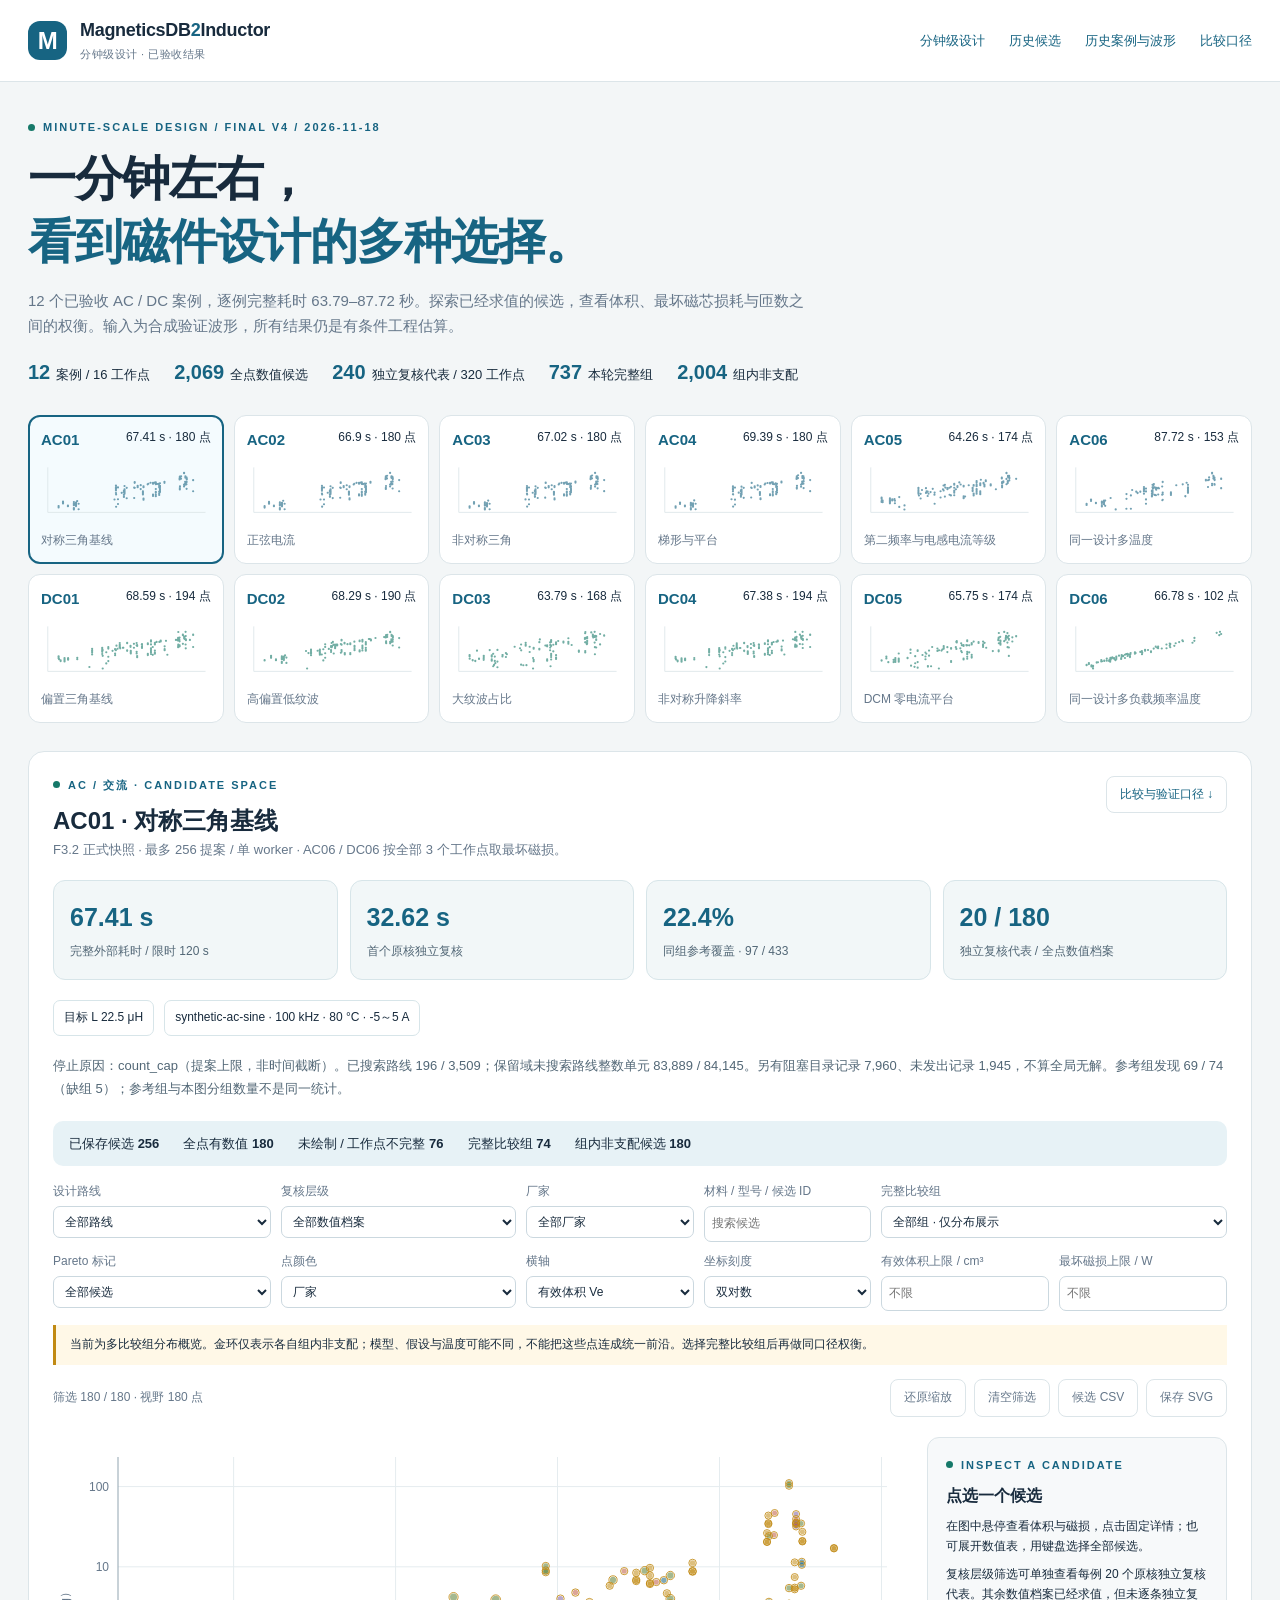
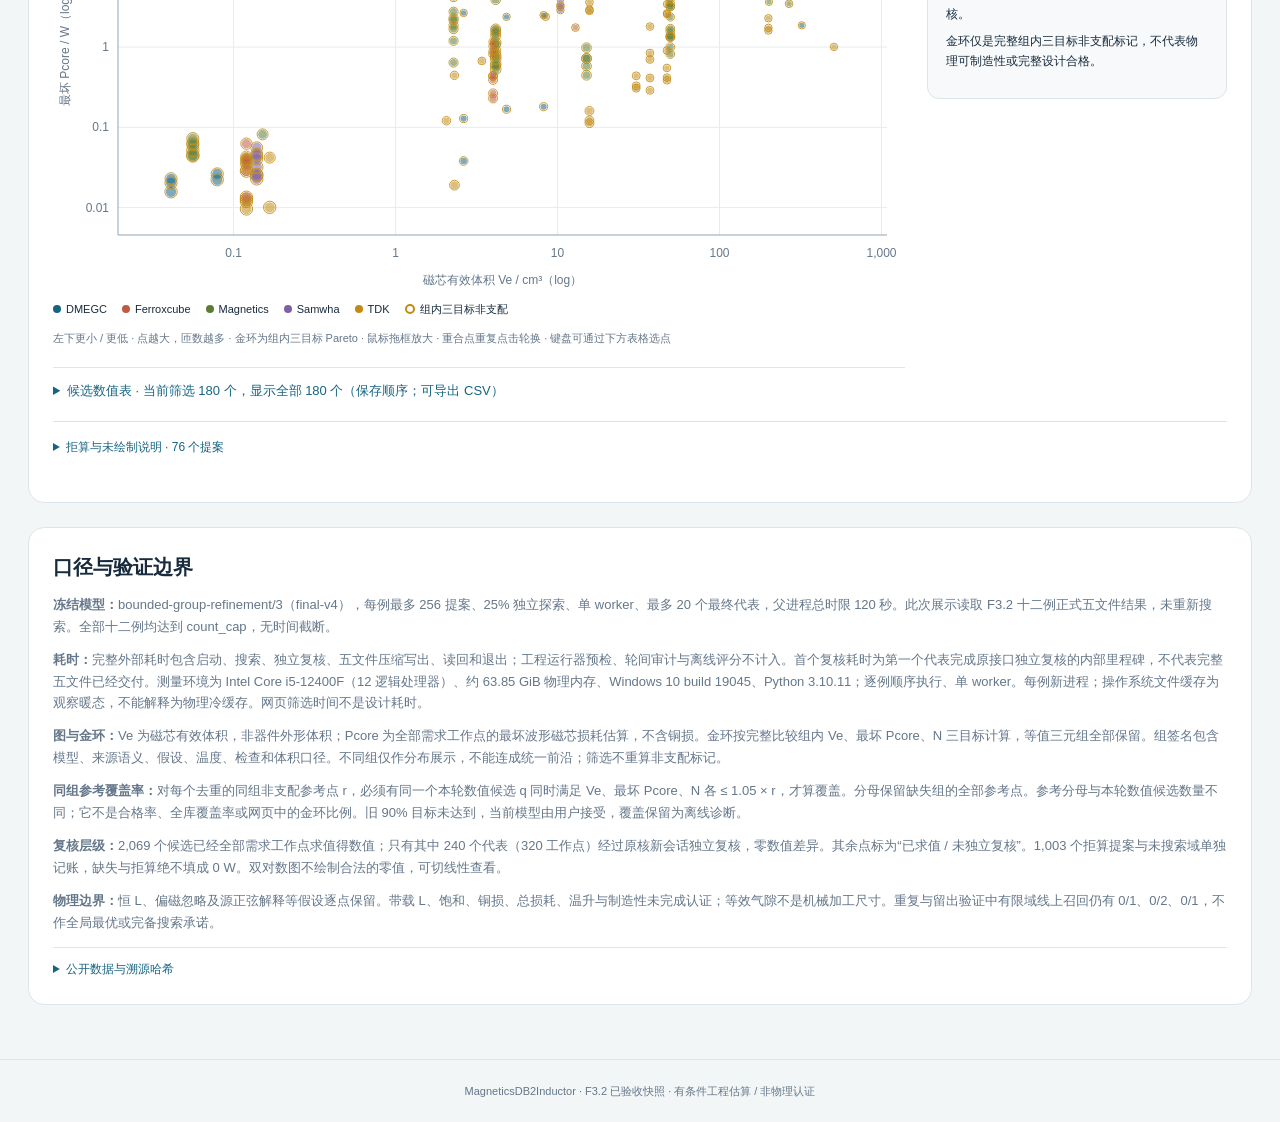
<file: fast.html>
<!doctype html>
<html lang="zh-CN">
<head>
  <meta charset="utf-8">
  <meta name="viewport" content="width=device-width, initial-scale=1">
  <meta name="description" content="分钟级 AC/DC 电感设计：12 案例、2069 个全点数值候选、240 个独立复核代表，交互查看磁芯体积、损耗和匝数。">
  <link rel="icon" href="data:,">
  <title>分钟级设计 · MagneticsDB2Inductor</title>
  <link rel="stylesheet" href="./styles.css">
  <link rel="stylesheet" href="./optimization.css">
  <link rel="stylesheet" href="./fast.css">
  <script src="./fast-data.js" defer></script>
  <script src="./fast.js" defer></script>
</head>
<body>
  <a class="skip" href="#optimization-main">跳至分钟级设计结果</a>
  <header class="topbar"><a class="brand" href="./fast.html"><span class="brand-mark" aria-hidden="true">M</span><span>MagneticsDB<span class="brand-to">2</span>Inductor<small>分钟级设计 · 已验收结果</small></span></a><nav aria-label="项目导航"><a href="./fast.html" aria-current="page">分钟级设计</a><a href="./optimization.html">历史候选</a><a href="./">历史案例与波形</a><a href="#method">比较口径</a></nav></header>
  <main id="optimization-main" class="optimization-page" tabindex="-1">
    <div class="opt-intro"><div class="eyebrow">MINUTE-SCALE DESIGN / FINAL V4 / 2026-11-18</div><h1>一分钟左右，<br><span>看到磁件设计的多种选择。</span></h1><p>12 个已验收 AC / DC 案例，逐例完整耗时 63.79–87.72 秒。探索已经求值的候选，查看体积、最坏磁芯损耗与匝数之间的权衡。输入为合成验证波形，所有结果仍是有条件工程估算。</p><div id="global-counts" class="opt-global"></div></div>
    <section aria-label="12 个分钟级案例概览"><div id="case-gallery" class="opt-gallery"></div></section>
    <section id="case-workspace" class="opt-workspace" aria-label="当前分钟级案例"><p class="loading" role="status">正在加载已保存候选…</p></section>
    <section id="method" class="panel opt-method"><h2>口径与验证边界</h2>
      <p><strong>冻结模型：</strong>bounded-group-refinement/3（final-v4），每例最多 256 提案、25% 独立探索、单 worker、最多 20 个最终代表，父进程总时限 120 秒。此次展示读取 F3.2 十二例正式五文件结果，未重新搜索。全部十二例均达到 count_cap，无时间截断。</p>
      <p><strong>耗时：</strong>完整外部耗时包含启动、搜索、独立复核、五文件压缩写出、读回和退出；工程运行器预检、轮间审计与离线评分不计入。首个复核耗时为第一个代表完成原接口独立复核的内部里程碑，不代表完整五文件已经交付。测量环境为 Intel Core i5-12400F（12 逻辑处理器）、约 63.85 GiB 物理内存、Windows 10 build 19045、Python 3.10.11；逐例顺序执行、单 worker。每例新进程；操作系统文件缓存为观察暖态，不能解释为物理冷缓存。网页筛选时间不是设计耗时。</p>
      <p><strong>图与金环：</strong>Ve 为磁芯有效体积，非器件外形体积；Pcore 为全部需求工作点的最坏波形磁芯损耗估算，不含铜损。金环按完整比较组内 Ve、最坏 Pcore、N 三目标计算，等值三元组全部保留。组签名包含模型、来源语义、假设、温度、检查和体积口径。不同组仅作分布展示，不能连成统一前沿；筛选不重算非支配标记。</p>
      <p><strong>同组参考覆盖率：</strong>对每个去重的同组非支配参考点 r，必须有同一个本轮数值候选 q 同时满足 Ve、最坏 Pcore、N 各 ≤ 1.05 × r，才算覆盖。分母保留缺失组的全部参考点。参考分母与本轮数值候选数量不同；它不是合格率、全库覆盖率或网页中的金环比例。旧 90% 目标未达到，当前模型由用户接受，覆盖保留为离线诊断。</p>
      <p><strong>复核层级：</strong>2,069 个候选已经全部需求工作点求值得数值；只有其中 240 个代表（320 工作点）经过原核新会话独立复核，零数值差异。其余点标为“已求值 / 未独立复核”。1,003 个拒算提案与未搜索域单独记账，缺失与拒算绝不填成 0 W。双对数图不绘制合法的零值，可切线性查看。</p>
      <p><strong>物理边界：</strong>恒 L、偏磁忽略及源正弦解释等假设逐点保留。带载 L、饱和、铜损、总损耗、温升与制造性未完成认证；等效气隙不是机械加工尺寸。重复与留出验证中有限域线上召回仍有 0/1、0/2、0/1，不作全局最优或完备搜索承诺。</p>
      <details><summary>公开数据与溯源哈希</summary><div id="opt-provenance"></div></details>
    </section>
  </main>
  <noscript>本页需要 JavaScript；README 提供十二例静态耗时和覆盖表。</noscript>
  <footer class="site-footer">MagneticsDB2Inductor · F3.2 已验收快照 · 有条件工程估算 / 非物理认证</footer>
</body>
</html>
</file>
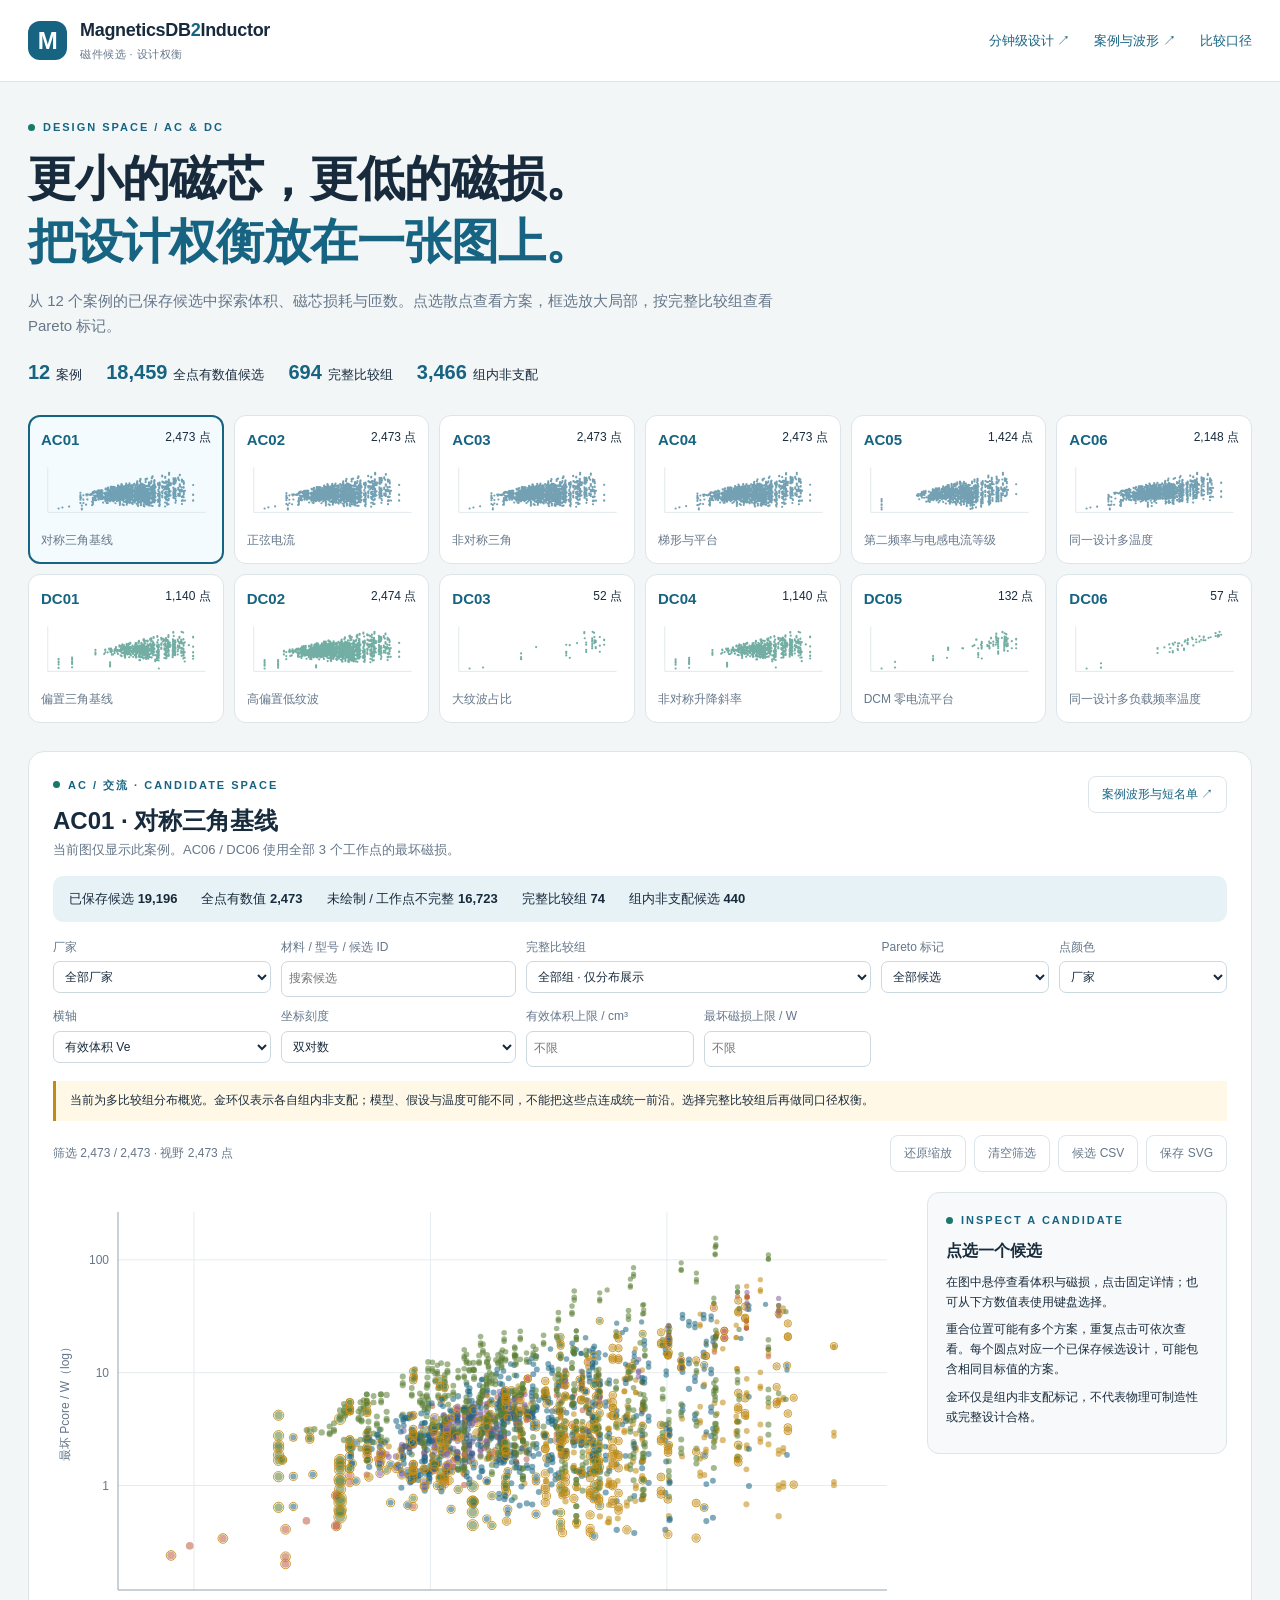
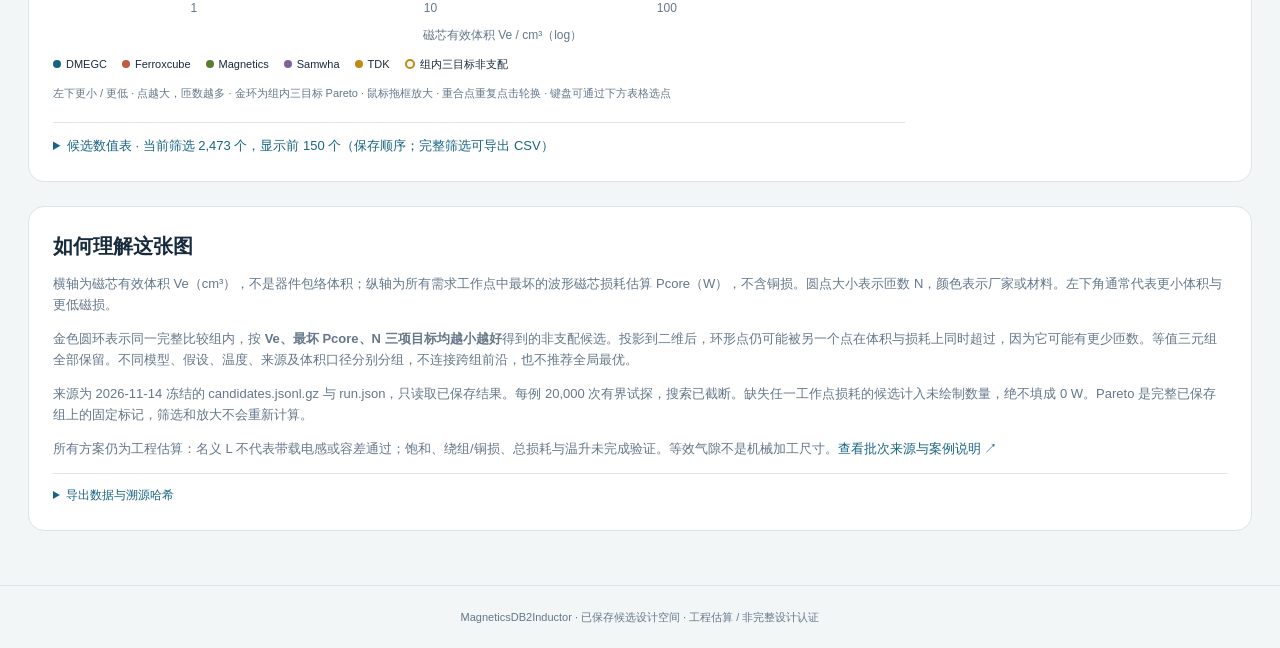
<file: optimization.html>
<!doctype html>
<html lang="zh-CN">
<head>
  <link rel="icon" href="data:image/svg+xml,%3Csvg xmlns=%27http://www.w3.org/2000/svg%27 viewBox=%270 0 32 32%27%3E%3Crect width=%2732%27 height=%2732%27 rx=%277%27 fill=%27%23176482%27/%3E%3Cpath d=%27M6 24V8h4l6 10 6-10h4v16h-4V15l-6 10-6-10v9z%27 fill=%27white%27/%3E%3C/svg%3E">
  <meta charset="utf-8">
  <meta name="viewport" content="width=device-width, initial-scale=1">
  <meta name="description" content="12 个 AC/DC 电感案例，18,459 个候选的体积、磁芯损耗与匝数权衡。">
  <title>磁件优化散点图 · MagneticsDB2Inductor</title>
  <link rel="stylesheet" href="./styles.css">
  <link rel="stylesheet" href="./optimization.css">
  <script src="./optimization-data.js" defer></script>
  <script src="./optimization.js" defer></script>
</head>
<body>
  <a class="skip" href="#optimization-main">跳至散点图</a>
  <header class="topbar"><a class="brand" href="./"><span class="brand-mark" aria-hidden="true">M</span><span>MagneticsDB<span class="brand-to">2</span>Inductor<small>磁件候选 · 设计权衡</small></span></a><nav aria-label="项目导航"><a href="./fast.html">分钟级设计 ↗</a><a href="./">案例与波形 ↗</a><a href="#method">比较口径</a></nav></header>
  <main id="optimization-main" class="optimization-page" tabindex="-1">
    <div class="opt-intro"><div class="eyebrow">DESIGN SPACE / AC &amp; DC</div><h1>更小的磁芯，更低的磁损。<br><span>把设计权衡放在一张图上。</span></h1><p>从 12 个案例的已保存候选中探索体积、磁芯损耗与匝数。点选散点查看方案，框选放大局部，按完整比较组查看 Pareto 标记。</p><div id="global-counts" class="opt-global"></div></div>
    <section aria-label="12 个案例概览"><div id="case-gallery" class="opt-gallery"></div></section>
    <section id="case-workspace" class="opt-workspace" aria-label="当前案例优化图"><p class="loading" role="status">正在加载已保存候选…</p></section>
    <section id="method" class="panel opt-method"><h2>如何理解这张图</h2><p>横轴为磁芯有效体积 Ve（cm³），不是器件包络体积；纵轴为所有需求工作点中最坏的波形磁芯损耗估算 Pcore（W），不含铜损。圆点大小表示匝数 N，颜色表示厂家或材料。左下角通常代表更小体积与更低磁损。</p><p>金色圆环表示同一完整比较组内，按 <strong>Ve、最坏 Pcore、N 三项目标均越小越好</strong>得到的非支配候选。投影到二维后，环形点仍可能被另一个点在体积与损耗上同时超过，因为它可能有更少匝数。等值三元组全部保留。不同模型、假设、温度、来源及体积口径分别分组，不连接跨组前沿，也不推荐全局最优。</p><p>来源为 2026-11-14 冻结的 candidates.jsonl.gz 与 run.json，只读取已保存结果。每例 20,000 次有界试探，搜索已截断。缺失任一工作点损耗的候选计入未绘制数量，绝不填成 0 W。Pareto 是完整已保存组上的固定标记，筛选和放大不会重新计算。</p><p>所有方案仍为工程估算：名义 L 不代表带载电感或容差通过；饱和、绕组/铜损、总损耗与温升未完成验证。等效气隙不是机械加工尺寸。<a href="./#sources">查看批次来源与案例说明 ↗</a></p><details><summary>导出数据与溯源哈希</summary><div id="opt-provenance"></div></details></section>
  </main>
  <noscript>本页需要 JavaScript；静态候选分布图可在项目 README 中查看。</noscript>
  <footer class="site-footer">MagneticsDB2Inductor · 已保存候选设计空间 · 工程估算 / 非完整设计认证</footer>
</body>
</html>
</file>
<file: styles.css>
@charset "UTF-8";
:root{color-scheme:light;--ink:#182b3d;--muted:#65778a;--line:#dce5e9;--paper:#f3f6f7;--white:#fff;--blue:#176482;--blue-soft:#e7f2f6;--teal:#167969;--amber:#875b15;--amber-soft:#fff5df;--radius:16px;font:15px/1.65 -apple-system,BlinkMacSystemFont,"Segoe UI","Microsoft YaHei",sans-serif;background:var(--paper);color:var(--ink)}
*{box-sizing:border-box}body{margin:0}button,input,select{font:inherit}button,a,input,select,summary{-webkit-tap-highlight-color:transparent}button{cursor:pointer}a{color:var(--blue);text-decoration:none}a:hover{text-decoration:underline}button{color:inherit}button:disabled{cursor:not-allowed;opacity:.5}:focus-visible{outline:3px solid #de9d2b;outline-offset:3px}h1,h2,h3,p{margin:0}h1{font-size:clamp(26px,3vw,38px);line-height:1.3;letter-spacing:-1px}h2{font-size:20px;line-height:1.5}h3{font-size:15px}small,.muted{color:var(--muted)}small{font-size:12px}svg text{font-family:inherit;fill:var(--muted);font-size:12px}code{overflow-wrap:anywhere;font:12px/1.65 Consolas,monospace}.skip{position:absolute;left:16px;top:-100px;padding:8px;background:#fff;z-index:100}.skip:focus{top:10px}.topbar{min-height:82px;border-bottom:1px solid var(--line);background:#fff;display:flex;align-items:center;justify-content:space-between;padding:14px max(28px,calc((100vw - 1540px)/2));gap:20px}.brand{color:var(--ink);font-size:18px;font-weight:700;display:flex;align-items:center;gap:13px;line-height:1.25;letter-spacing:-.3px}.brand:hover{text-decoration:none}.brand small{display:block;font-size:11px;font-weight:400;letter-spacing:.5px;margin-top:6px}.brand-to{color:var(--blue)}.brand-mark{display:grid;place-items:center;background:var(--blue);color:#fff;width:39px;height:39px;border-radius:12px;font-size:24px;font-weight:600}.topbar nav{display:flex;gap:24px;font-size:13px}.intro{max-width:1540px;padding:36px 28px 24px;margin:auto}.eyebrow{font-size:11px;font-weight:700;color:var(--blue);letter-spacing:2px;text-transform:uppercase;display:flex;align-items:center;gap:8px;margin-bottom:9px}.eyebrow:before{content:'';width:7px;height:7px;border-radius:50%;background:var(--teal)}.intro-line{display:flex;justify-content:space-between;align-items:flex-end;gap:30px}.intro p{color:var(--muted);max-width:720px;margin-top:12px;font-size:14px}.batch{font-size:12px;padding:8px 13px;border:1px solid var(--line);border-radius:8px;background:#fff;white-space:nowrap}.overview{display:grid;grid-template-columns:repeat(4,1fr);gap:16px;margin-top:26px}.stat{background:#fff;border:1px solid var(--line);border-radius:12px;padding:16px 20px}.stat strong{font-size:27px;line-height:1.25;display:block;letter-spacing:-.6px;font-variant-numeric:tabular-nums}.stat>span{color:var(--muted);font-size:12px;display:block;margin-bottom:4px}.stat small{display:block;margin-top:5px;font-size:11px}.shell{max-width:1540px;margin:auto;display:grid;grid-template-columns:244px minmax(0,1fr);gap:26px;padding:0 28px 42px}.sidebar{align-self:start;position:sticky;top:18px;background:#fff;border:1px solid var(--line);border-radius:var(--radius);overflow:hidden}.sidebar-title{padding:19px 18px 0;font-size:12px;font-weight:700;letter-spacing:1px}.segmented{display:flex;gap:3px;margin:13px 14px;background:var(--paper);border-radius:8px;padding:4px}.segmented button{border:0;background:none;flex:1;font-size:12px;padding:5px;border-radius:5px}.segmented button[aria-pressed=true]{background:#fff;box-shadow:0 1px 4px #13233315;color:var(--blue);font-weight:700}.case-list{padding:0 8px 10px;max-height:670px;overflow:auto}.case-button{border:0;background:#fff;text-align:left;display:grid;grid-template-columns:40px 1fr;gap:8px;padding:12px 10px;border-radius:8px;width:100%;line-height:1.45;margin:2px 0}.case-button:hover{background:#f3f7f8}.case-button[aria-current=true]{background:var(--blue-soft);box-shadow:inset 3px 0 var(--blue)}.case-button b{font-size:11px;color:var(--blue);padding-top:2px}.case-button span{font-size:12px}.case-button small{display:block;font-size:10px;margin-top:5px}.side-note{border-top:1px solid var(--line);padding:14px 18px;font-size:11px;color:var(--muted)}.workspace{min-width:0}.case-head{display:flex;gap:16px;align-items:flex-start;justify-content:space-between;margin:4px 0 16px}.case-head h2{font-size:25px;letter-spacing:-.5px}.case-head p{font-size:13px;color:var(--muted);max-width:760px;margin-top:8px}.case-index{font-size:12px;color:var(--blue);margin-bottom:4px;font-weight:700}.actions{display:flex;gap:8px;flex-shrink:0}.btn{background:#fff;border:1px solid var(--line);border-radius:8px;padding:8px 13px;font-size:12px;white-space:nowrap}.btn:hover{border-color:var(--blue);background:var(--blue-soft)}.btn.primary{color:#fff;background:var(--blue);border-color:var(--blue)}.tabs{display:flex;gap:24px;border-bottom:1px solid var(--line);margin:20px 0}.tabs button{border:0;border-bottom:2px solid transparent;background:none;padding:10px 1px;color:var(--muted);font-size:13px;font-weight:600}.tabs button[aria-selected=true]{color:var(--blue);border-bottom-color:var(--blue)}.input-facts{display:grid;grid-template-columns:repeat(4,minmax(0,1fr));border:1px solid var(--line);background:#fff;border-radius:12px;margin-bottom:18px}.input-facts>div{padding:15px 18px;border-right:1px solid var(--line)}.input-facts>div:last-child{border:0}.input-facts span{font-size:11px;color:var(--muted);display:block}.input-facts strong{font-size:19px;display:block;margin-top:3px;font-variant-numeric:tabular-nums}.input-facts small{display:block;font-size:10px;margin-top:3px}.panel{border:1px solid var(--line);background:#fff;border-radius:var(--radius);padding:22px;margin:18px 0;min-width:0}.panel-head{display:flex;align-items:center;justify-content:space-between;gap:12px;margin-bottom:15px}.panel-head .sub{margin-top:3px}.sub,.note{font-size:12px;color:var(--muted)}.note{margin-top:10px;line-height:1.75}.pill{display:inline-flex;padding:3px 9px;border-radius:6px;font-size:10px;background:var(--blue-soft);color:var(--blue);font-weight:600;line-height:1.8}.pill.warn{background:var(--amber-soft);color:var(--amber)}.pill.dim{background:#edf0f3;color:#647384}.notice{display:flex;gap:9px;background:var(--amber-soft);border:1px solid #efdcaf;color:var(--amber);padding:13px 16px;border-radius:10px;font-size:12px;margin:16px 0;line-height:1.8}.notice.info{color:var(--blue);background:var(--blue-soft);border-color:#c7e1eb}.field{display:grid;gap:5px;font-size:11px;color:var(--muted);min-width:0}select,input[type=search]{width:100%;padding:10px 12px;border:1px solid var(--line);border-radius:8px;background:#fff;color:var(--ink);min-width:0;font-size:12px}select:hover,input:hover{border-color:#9bb6c3}.design-hero{display:flex;justify-content:space-between;gap:25px;padding:20px 0 16px}.design-hero h3{font-size:26px;letter-spacing:-.5px}.design-hero .vendor{color:var(--muted);font-size:12px;margin-bottom:4px}.hero-loss{text-align:right;min-width:180px}.hero-loss .number{font-size:38px;letter-spacing:-1px;line-height:1.4;font-variant-numeric:tabular-nums}.hero-loss .unit{font-size:16px;margin-left:5px}.chain{display:grid;grid-template-columns:1fr 24px 1fr 24px 1fr;gap:12px;border-top:1px solid var(--line);padding-top:17px}.chain strong{display:block;font-size:19px;font-weight:600;font-variant-numeric:tabular-nums}.chain span{font-size:11px;color:var(--muted)}.chain .op{font-size:20px;align-self:center;text-align:center;color:#9baab7}.two-col{display:grid;grid-template-columns:1fr 1fr;gap:18px}.two-col>.panel{margin:0}.two-col.wave-panels{gap:0}.chart{min-width:0}.chart svg{display:block;width:100%;height:auto;overflow:visible}.chart-line{fill:none;stroke:var(--blue);stroke-width:2.3;stroke-linecap:round;stroke-linejoin:round}.flux .chart-line{stroke:var(--teal)}.chart-grid{stroke:#e8edf0;stroke-width:1}.chart-cross{stroke:#899eae;stroke-width:1;stroke-dasharray:4 4}.cursor-dot{fill:var(--blue);stroke:#fff;stroke-width:2}.flux .cursor-dot{fill:var(--teal)}.cursor-readout{padding:10px 14px;background:var(--paper);border-radius:8px;display:flex;gap:25px;flex-wrap:wrap;font-size:12px;font-variant-numeric:tabular-nums}.cursor-readout strong{font-weight:600}.cursor-control{display:flex;align-items:center;gap:14px;margin:10px 0;color:var(--muted);font-size:11px}.cursor-control input{accent-color:var(--blue);width:100%}.legend{font-size:11px;color:var(--muted);display:flex;align-items:center;gap:8px}.legend i{width:8px;height:8px;background:var(--blue);border-radius:50%;display:inline-block}.legend.teal i{background:var(--teal)}.params{display:grid;grid-template-columns:1fr 1fr;gap:0 18px;margin:0}.params>div{padding:11px 0;border-bottom:1px solid #eef1f4;min-width:0}.params dt{font-size:11px;color:var(--muted)}.params dd{margin:3px 0 0;font-size:14px;font-variant-numeric:tabular-nums;overflow-wrap:anywhere}.checks{display:grid;gap:10px}.check{display:flex;justify-content:space-between;align-items:center;font-size:12px;gap:8px}.assumptions{display:flex;gap:6px;flex-wrap:wrap;margin:12px 0}details{border-top:1px solid var(--line);padding-top:12px;margin-top:14px}summary{cursor:pointer;font-size:12px;color:var(--blue)}.hash-grid{display:grid;gap:12px;margin-top:14px}.hash-grid dt{font-size:11px;color:var(--muted)}.hash-grid dd{margin:3px 0 0;overflow-wrap:anywhere;font-size:11px}table{width:100%;border-collapse:collapse;text-align:left;font-size:12px}th{color:var(--muted);font-size:10px;font-weight:600;background:#f8fafb}th,td{padding:10px 12px;border-bottom:1px solid #e9eef1;vertical-align:middle}.num{text-align:right;font-variant-numeric:tabular-nums}.table-scroll{overflow:auto;max-width:100%}tr.active td{background:#eaf4f8}.table-button{border:0;background:none;color:var(--blue);text-align:left;font-size:12px;padding:0;min-width:140px}.table-button:hover{text-decoration:underline}.table-button small{display:block;font-size:10px}.filters{display:grid;grid-template-columns:minmax(150px,1.3fr) repeat(3,minmax(120px,1fr));gap:10px;margin:15px 0}.result-count{font-size:11px;color:var(--muted);margin:12px 0}.empty{padding:32px 18px;text-align:center;color:var(--muted);font-size:13px}.scatter circle{cursor:pointer;fill:#c4d9e2;stroke:#fff;stroke-width:1.5}.scatter circle.selected{fill:var(--blue);stroke:var(--ink);stroke-width:2}.scatter circle:hover{fill:var(--teal)}.scatter .halo{fill:var(--blue);opacity:.1;stroke:0}.scatter-group{border:1px dashed #bed7e1;border-radius:9px;padding:10px 13px;background:#f8fcfd;margin-top:8px;font-size:11px;color:var(--muted)}.compare-bar{display:flex;align-items:center;justify-content:space-between;gap:10px;padding:12px 0;font-size:12px;border-top:1px solid var(--line)}.compare-table th:not(:first-child),.compare-table td:not(:first-child){min-width:170px}.download-row{display:flex;gap:8px;flex-wrap:wrap}.bars{display:grid;gap:12px}.bar-row{display:grid;grid-template-columns:185px 1fr 50px;gap:12px;align-items:center;font-size:11px}.bar-track{height:8px;background:#ecf1f4;border-radius:4px;overflow:hidden}.bar-fill{height:100%;background:#8fb4c4;border-radius:4px}.sources p{margin-top:10px;font-size:12px;color:var(--muted)}.source-hash{border-bottom:1px solid var(--line);padding:13px 0}.source-hash:last-child{border:0}.source-hash code{display:block;margin-top:3px;font-size:10px}.site-footer{border-top:1px solid var(--line);padding:22px 28px;text-align:center;font-size:11px;color:var(--muted)}.toast{position:fixed;bottom:25px;left:50%;transform:translateX(-50%);padding:11px 18px;border-radius:9px;background:var(--ink);color:#fff;font-size:12px;z-index:99;box-shadow:0 8px 35px #13233330}.loading{padding:90px 30px;text-align:center;color:var(--muted)}.row-check{accent-color:var(--blue);width:16px;height:16px}.point-tab{border:1px solid var(--line);padding:8px 12px;background:#fff;border-radius:7px;font-size:11px}.point-tab[aria-pressed=true]{background:var(--blue-soft);border-color:var(--blue);color:var(--blue)}.point-tabs{display:flex;gap:8px;flex-wrap:wrap}.scope-label{font-size:10px;color:var(--muted);letter-spacing:.3px;margin-top:6px}.warning-list{padding-left:18px;font-size:12px;line-height:1.9;color:var(--amber)}.mobile-case-picker{display:none}.source-link{font-size:11px}.footer-actions{display:flex;gap:10px;justify-content:space-between;margin:25px 0;font-size:12px}.footer-actions button{max-width:48%;overflow:hidden;text-overflow:ellipsis}.chart-accessible{font-size:11px;color:var(--muted);margin-top:6px}.point-row{cursor:pointer}.point-row:hover td{background:#f3f8fa}
@media(min-width:1600px){.topbar{padding-left:calc((100vw - 1484px)/2);padding-right:calc((100vw - 1484px)/2)}}
@media(max-width:1150px){.shell{grid-template-columns:205px minmax(0,1fr);gap:18px}.case-list{max-height:650px}.input-facts>div{padding:12px}.input-facts strong{font-size:16px}.hero-loss .number{font-size:32px}.filters{grid-template-columns:1fr 1fr}.case-head{flex-wrap:wrap}.overview{gap:10px}.panel{padding:18px}.two-col:not(.wave-panels){grid-template-columns:1fr}.bar-row{grid-template-columns:150px 1fr 40px}}
@media(max-width:800px){.topbar{padding:16px 20px}.topbar nav{gap:15px;font-size:11px}.brand{font-size:15px}.brand-mark{width:33px;height:33px;font-size:21px}.intro{padding:27px 20px 20px}.intro-line{display:block}.batch{display:inline-block;margin-top:16px}.overview{grid-template-columns:repeat(2,1fr);margin-top:20px}.stat{padding:13px 16px}.stat strong{font-size:25px}.shell{grid-template-columns:1fr;padding:0 20px 30px}.sidebar{position:static}.sidebar-title,.side-note{display:none}.case-list{display:none}.segmented{margin:10px 12px 4px}.mobile-case-picker{display:block;margin:8px 14px 14px}.input-facts{grid-template-columns:1fr 1fr}.input-facts>div:nth-child(2){border-right:0}.input-facts>div:nth-child(-n+2){border-bottom:1px solid var(--line)}.two-col.wave-panels{grid-template-columns:1fr;gap:16px}.design-hero h3{font-size:22px}.panel-head{flex-wrap:wrap}.hero-loss{min-width:130px}.hero-loss .number{font-size:30px}.chart-line{stroke-width:2}.case-head h2{font-size:23px}.source-hash code{font-size:10px}}
@media(max-width:440px){.topbar{padding:13px 14px;align-items:flex-start}.topbar nav{flex-direction:column;gap:3px;text-align:right;white-space:nowrap}.brand{font-size:13px;gap:8px}.brand small{font-size:9px}.intro{padding:23px 14px 18px}.intro p{font-size:12px}.shell{padding:0 14px 25px;gap:18px}.overview{gap:8px}.stat{padding:12px}.stat>span{font-size:10px}.stat strong{font-size:23px}.stat small{font-size:9px}.batch{font-size:10px}.panel{padding:15px;border-radius:12px}.tabs{gap:22px}.tabs button{font-size:12px}.design-hero{display:block}.hero-loss{text-align:left;margin-top:14px}.hero-loss .number{font-size:34px}.hero-loss .sub{font-size:10px}.chain{gap:5px;grid-template-columns:1fr 13px 1fr 13px 1fr}.chain strong{font-size:15px}.chain span{font-size:9px}.params{gap:0 12px}.params dd{font-size:12px}.params dt{font-size:10px}.filters{grid-template-columns:1fr 1fr;gap:8px}.input-facts strong{font-size:17px}.input-facts small{font-size:9px}.cursor-readout{gap:10px 17px;font-size:11px}.notice{font-size:11px;padding:11px 13px}.bar-row{grid-template-columns:120px 1fr 35px;font-size:9px;gap:8px}.site-footer{padding:18px 20px;font-size:10px}.point-tabs{gap:6px}.point-tab{font-size:10px;padding:7px 9px}.actions{width:100%}.btn{font-size:11px}.case-head{gap:12px}.intro h1{font-size:28px}}
@media(prefers-reduced-motion:no-preference){button,a{transition:background-color .15s,border-color .15s,color .15s}.panel{animation:enter .18s ease-out}@keyframes enter{from{opacity:.6;transform:translateY(3px)}to{opacity:1;transform:none}}}

.cursor-control{white-space:nowrap}.cursor-control input{min-width:0}.table-scroll table{min-width:760px}.table-scroll .compare-table{min-width:600px}
</file>
<file: optimization.css>
.optimization-page{max-width:1540px;margin:auto;padding:36px 28px}.opt-intro{max-width:960px;margin-bottom:26px}.opt-intro h1{margin:12px 0 16px;font-size:clamp(28px,3.8vw,48px)}.opt-intro h1 span{color:var(--blue)}.opt-intro p{max-width:780px;color:var(--muted)}.opt-global{display:flex;flex-wrap:wrap;gap:8px 24px;margin-top:18px;font-size:13px}.opt-global strong{font-size:20px;color:var(--blue);margin-right:6px}.opt-gallery{display:grid;grid-template-columns:repeat(6,minmax(0,1fr));gap:10px;margin-bottom:28px}.opt-case{min-width:0;text-align:left;background:white;border:1px solid var(--line);border-radius:12px;padding:12px;position:relative}.opt-case[aria-current=true]{border:2px solid var(--blue);padding:11px;background:#f4fbfe}.opt-case-head{display:flex;justify-content:space-between;font-size:12px}.opt-case-head strong{color:var(--blue);font-size:15px}.opt-case small{display:block;white-space:nowrap;overflow:hidden;text-overflow:ellipsis}.opt-case svg{display:block;width:100%;height:68px;margin:5px 0}.opt-workspace{background:white;border:1px solid var(--line);border-radius:16px;padding:24px}.opt-case-title{display:flex;justify-content:space-between;gap:14px;align-items:flex-start}.opt-case-title h2{font-size:24px}.opt-case-title p{color:var(--muted);font-size:13px}.opt-counts{margin:16px 0;padding:12px 16px;background:var(--blue-soft);border-radius:10px;display:flex;gap:12px 24px;flex-wrap:wrap;font-size:13px}.opt-controls{display:grid;grid-template-columns:1.3fr 1.4fr repeat(4,1fr);gap:10px}.opt-controls label{font-size:12px;color:var(--muted);min-width:0}.opt-controls select,.opt-controls input{display:block;width:100%;min-width:0;margin-top:4px;border:1px solid #cbd8df;border-radius:7px;padding:7px;background:#fff;color:var(--ink)}.opt-controls .opt-wide{grid-column:span 2}.opt-chart-layout{display:grid;grid-template-columns:minmax(0,1fr) 300px;gap:22px;margin-top:20px}.opt-chart-area{min-width:0}.opt-toolbar{display:flex;align-items:center;justify-content:space-between;gap:12px;margin:14px 0;font-size:12px;color:var(--muted)}.opt-toolbar .actions{flex-wrap:wrap}.opt-stage{position:relative;width:100%;height:460px;touch-action:pan-y}.opt-stage svg,.opt-stage canvas{position:absolute;inset:0;width:100%;height:100%;display:block}.opt-stage canvas{touch-action:pan-y;cursor:crosshair}.opt-tooltip{position:absolute;pointer-events:none;z-index:4;background:#182b3df0;color:#fff;padding:9px 12px;border-radius:8px;font-size:12px;max-width:280px;box-shadow:0 4px 14px #182b3d30}.opt-tooltip[hidden]{display:none}.opt-box{position:absolute;background:#17648220;border:1px solid var(--blue);pointer-events:none;display:none}.opt-legend{display:flex;flex-wrap:wrap;gap:5px 15px;font-size:11px;min-height:24px}.opt-legend span{display:inline-flex;align-items:center;gap:5px}.opt-dot{width:8px;height:8px;border-radius:50%;display:inline-block}.opt-ring{border:2px solid #c18a13;width:10px;height:10px;border-radius:50%;display:inline-block}.opt-detail{background:#f7f9fa;border:1px solid var(--line);padding:18px;border-radius:12px;min-width:0;align-self:start}.opt-detail h3{font-size:16px;margin:8px 0;overflow-wrap:anywhere}.opt-detail dl{margin:12px 0}.opt-detail dl div{display:flex;justify-content:space-between;gap:12px;padding:6px 0;border-bottom:1px solid var(--line);font-size:12px}.opt-detail dt{color:var(--muted)}.opt-detail dd{margin:0;text-align:right}.opt-detail p{font-size:12px;margin:8px 0;overflow-wrap:anywhere}.opt-detail code{font-size:10px}.opt-detail table{font-size:11px;width:100%;border-collapse:collapse}.opt-detail td,.opt-detail th{text-align:left;padding:5px;border-bottom:1px solid var(--line)}.opt-detail .btn{display:block;text-align:center;margin-top:12px}.opt-notice{padding:10px 14px;background:#fff8e7;border-left:3px solid #c18a13;font-size:12px;margin-top:14px}.opt-method{margin-top:24px;padding:24px}.opt-method p{font-size:13px;color:var(--muted);margin:12px 0}.opt-method details{font-size:13px}.opt-method code{display:block;margin:8px 0}.opt-results{margin-top:20px}.opt-results summary{font-size:13px;cursor:pointer}.opt-table-wrap{max-height:340px;overflow:auto;margin-top:12px}.opt-table{width:100%;border-collapse:collapse;white-space:nowrap;font-size:12px}.opt-table th,.opt-table td{padding:7px 12px;border-bottom:1px solid var(--line);text-align:left}.opt-table th{position:sticky;top:0;background:#eef3f5}.opt-table button{border:0;background:none;color:var(--blue);padding:0;text-align:left}.opt-zero{position:absolute;inset:80px 20px;text-align:center;color:var(--muted);pointer-events:none}.opt-case:focus-visible{outline-offset:1px}
@media(max-width:1150px){.opt-gallery{grid-template-columns:repeat(4,minmax(0,1fr))}.opt-controls{grid-template-columns:repeat(3,minmax(0,1fr))}.opt-chart-layout{grid-template-columns:minmax(0,1fr) 260px}}
@media(max-width:800px){.optimization-page{padding:24px 16px}.opt-gallery{grid-template-columns:repeat(3,minmax(0,1fr))}.opt-chart-layout{grid-template-columns:1fr}.opt-detail{max-height:none}.opt-controls{grid-template-columns:repeat(2,minmax(0,1fr))}.opt-stage{height:390px}.opt-workspace{padding:16px}.opt-case-title{display:block}.opt-case-title .btn{margin-top:10px}.opt-toolbar{align-items:flex-start;flex-direction:column}.opt-intro h1{letter-spacing:-.5px}}
@media(max-width:450px){.opt-gallery{grid-template-columns:repeat(2,minmax(0,1fr))}.opt-global{gap:6px 16px}.opt-case small{font-size:10px}.opt-case-title h2{font-size:20px}.opt-controls{gap:8px}.opt-stage{height:340px}.opt-counts{gap:6px 14px}.topbar nav{gap:12px;font-size:12px}}
</file>
<file: fast.css>
.fast-performance{display:grid;grid-template-columns:repeat(4,minmax(0,1fr));gap:12px;margin:20px 0}.fast-metric{background:#f2f7f8;border:1px solid #d7e5e9;border-radius:12px;padding:16px}.fast-metric strong{display:block;font-size:25px;color:#176482;font-variant-numeric:tabular-nums}.fast-metric span{font-size:12px;color:#526776}.fast-accounting{font-size:13px;color:#526776;line-height:1.8;margin-bottom:20px}.fast-verified{background:#e6f3ec;color:#235b44;border:1px solid #bddac9;padding:4px 8px;border-radius:6px;display:inline-block;font-size:12px}.fast-unverified{background:#f0f3f5;color:#526776;padding:4px 8px;border-radius:6px;display:inline-block;font-size:12px}.opt-detail code,.opt-method code{overflow-wrap:anywhere}.fast-points{overflow:auto}.fast-points table{min-width:560px}.fast-refusals{margin:20px 0;border-top:1px solid #d7e5e9;padding-top:16px}.fast-refusals pre{max-height:240px;overflow:auto;white-space:pre-wrap;overflow-wrap:anywhere;font-size:11px;background:#f5f7f9;padding:14px}.fast-inputs{display:flex;gap:10px;flex-wrap:wrap;margin:10px 0 18px}.fast-inputs span{font-size:12px;border:1px solid #d7e5e9;border-radius:7px;padding:7px 10px}.opt-detail{min-width:0}.opt-case-head span{white-space:nowrap}.topbar nav{flex-wrap:wrap}.opt-detail dl dd{overflow-wrap:anywhere}.opt-table-wrap{max-height:420px;overflow:auto}@media(max-width:800px){.fast-performance{grid-template-columns:repeat(2,minmax(0,1fr))}.fast-metric strong{font-size:22px}}@media(max-width:420px){.optimization-page{padding:24px 14px}.fast-performance{gap:7px}.fast-metric{padding:12px}.fast-metric strong{font-size:20px}}
.opt-detail pre{max-height:240px;overflow:auto;white-space:pre-wrap;overflow-wrap:anywhere;font-size:11px;background:#f5f7f9;padding:12px}.opt-detail h3{overflow-wrap:anywhere}
.fast-points table{width:100%;min-width:0;table-layout:fixed}.fast-points th,.fast-points td{overflow-wrap:anywhere;padding:8px 4px}.fast-points th:first-child{width:29%}.fast-points th:not(:first-child){width:14.2%}.opt-detail code{display:block;margin-top:6px}
.fast-points table,.fast-points tbody{display:block}.fast-points thead{display:none}.fast-points tbody tr{display:grid;grid-template-columns:repeat(2,minmax(0,1fr));gap:7px 12px;border-top:1px solid #d7e5e9;padding:12px 0}.fast-points tbody td{display:block;width:auto!important;border:0;padding:0;overflow-wrap:normal;font-size:12px}.fast-points tbody td:first-child{grid-column:1/-1;overflow-wrap:anywhere;font-weight:600}.fast-points tbody td:not(:first-child)::before{display:block;color:#65778a;font-size:10px}.fast-points td:nth-child(2)::before{content:'芯温 / °C'}.fast-points td:nth-child(3)::before{content:'频率 / kHz'}.fast-points td:nth-child(4)::before{content:'Pcore / W'}.fast-points td:nth-child(5)::before{content:'|B|pk / mT'}.fast-points td:nth-child(6)::before{content:'ΔB / mT'}
</file>
